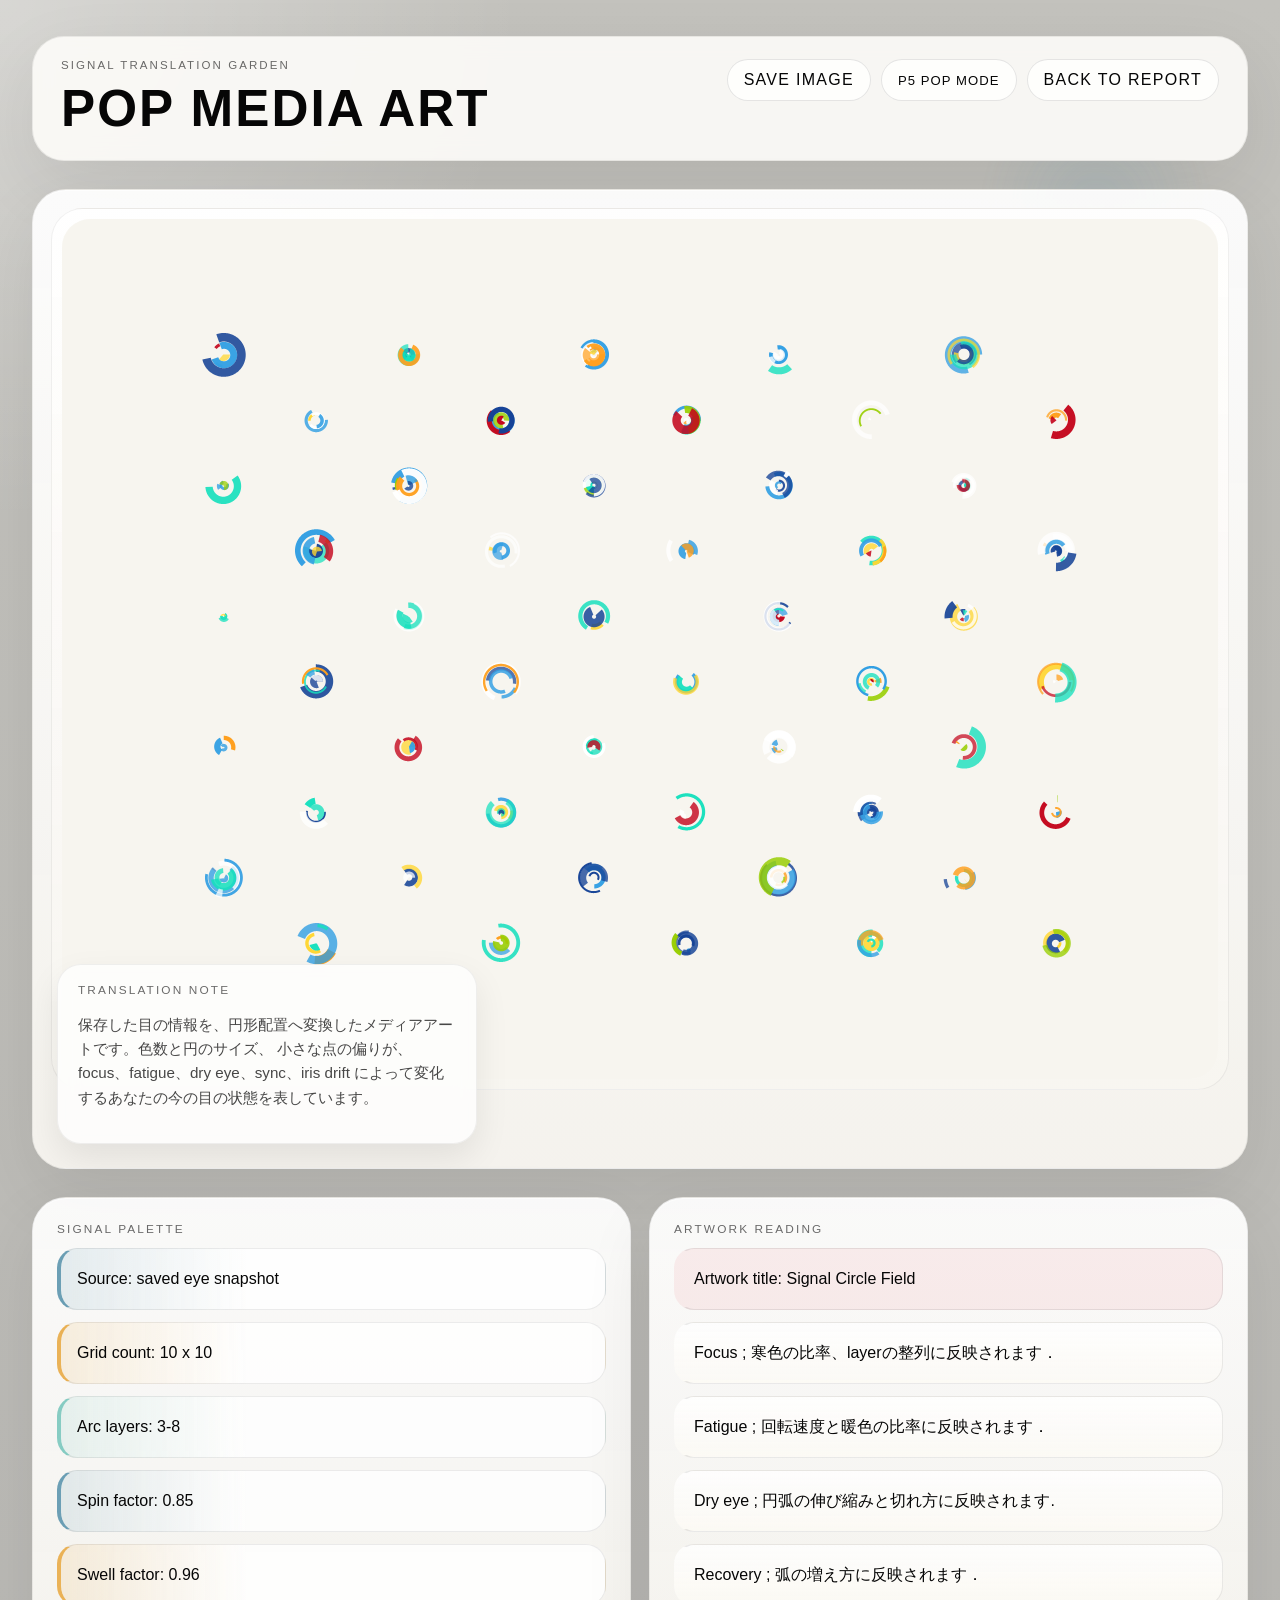
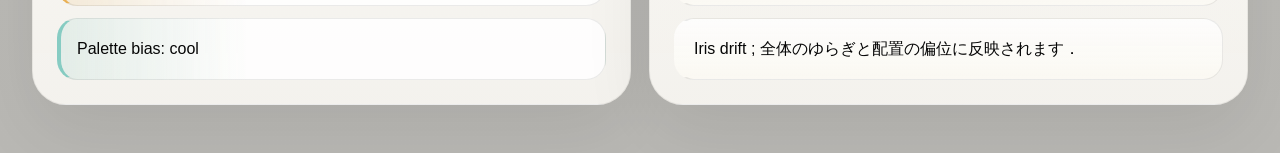
<file: art.html>
<!doctype html>
<html lang="ja">
  <head>
    <meta charset="utf-8" />
    <meta name="viewport" content="width=device-width, initial-scale=1" />
    <title>Eye Health Pop Media Art</title>
    <link rel="stylesheet" href="./pop-styles.css" />
    <script src="./p5.min.js"></script>
    <script defer src="./pop-art.js"></script>
  </head>
  <body class="pop-body">
    <div class="app-shell pop-shell">
      <header class="topbar pop-topbar">
        <div>
          <p class="eyebrow">Signal Translation Garden</p>
          <h1>POP MEDIA ART</h1>
        </div>
        <div class="topbar-meta">
          <button id="saveArtButton" class="launch-button report-button">Save Image</button>
          <span class="status-pill status-idle">P5 POP MODE</span>
          <a class="launch-button report-button" href="./report.html">Back To Report</a>
        </div>
      </header>

      <main class="art-layout polished-art-layout future-art-layout">
        <section class="art-stage card pop-art-stage polished-panel polished-art-stage future-art-main">
          <div class="art-canvas-shell">
            <div id="artCanvasMount"></div>
          </div>
          <div class="art-overlay-copy polished-art-copy">
            <div class="card-label">Translation Note</div>
            <p class="summary-text">
              保存した目の情報を、円形配置へ変換したメディアアートです。色数と円のサイズ、
              小さな点の偏りが、focus、fatigue、dry eye、sync、iris drift によって変化するあなたの今の目の状態を表しています。
            </p>
          </div>
        </section>

        <section class="art-panels polished-art-panels">
          <section class="card polished-panel future-panel">
            <div class="card-label">Signal Palette</div>
            <div id="artSignalList" class="forecast-list"></div>
          </section>
          <section class="card polished-panel future-panel">
            <div class="card-label">Artwork Reading</div>
            <div id="artReadingList" class="forecast-list"></div>
          </section>
        </section>
      </main>
    </div>
  </body>
</html>
</file>
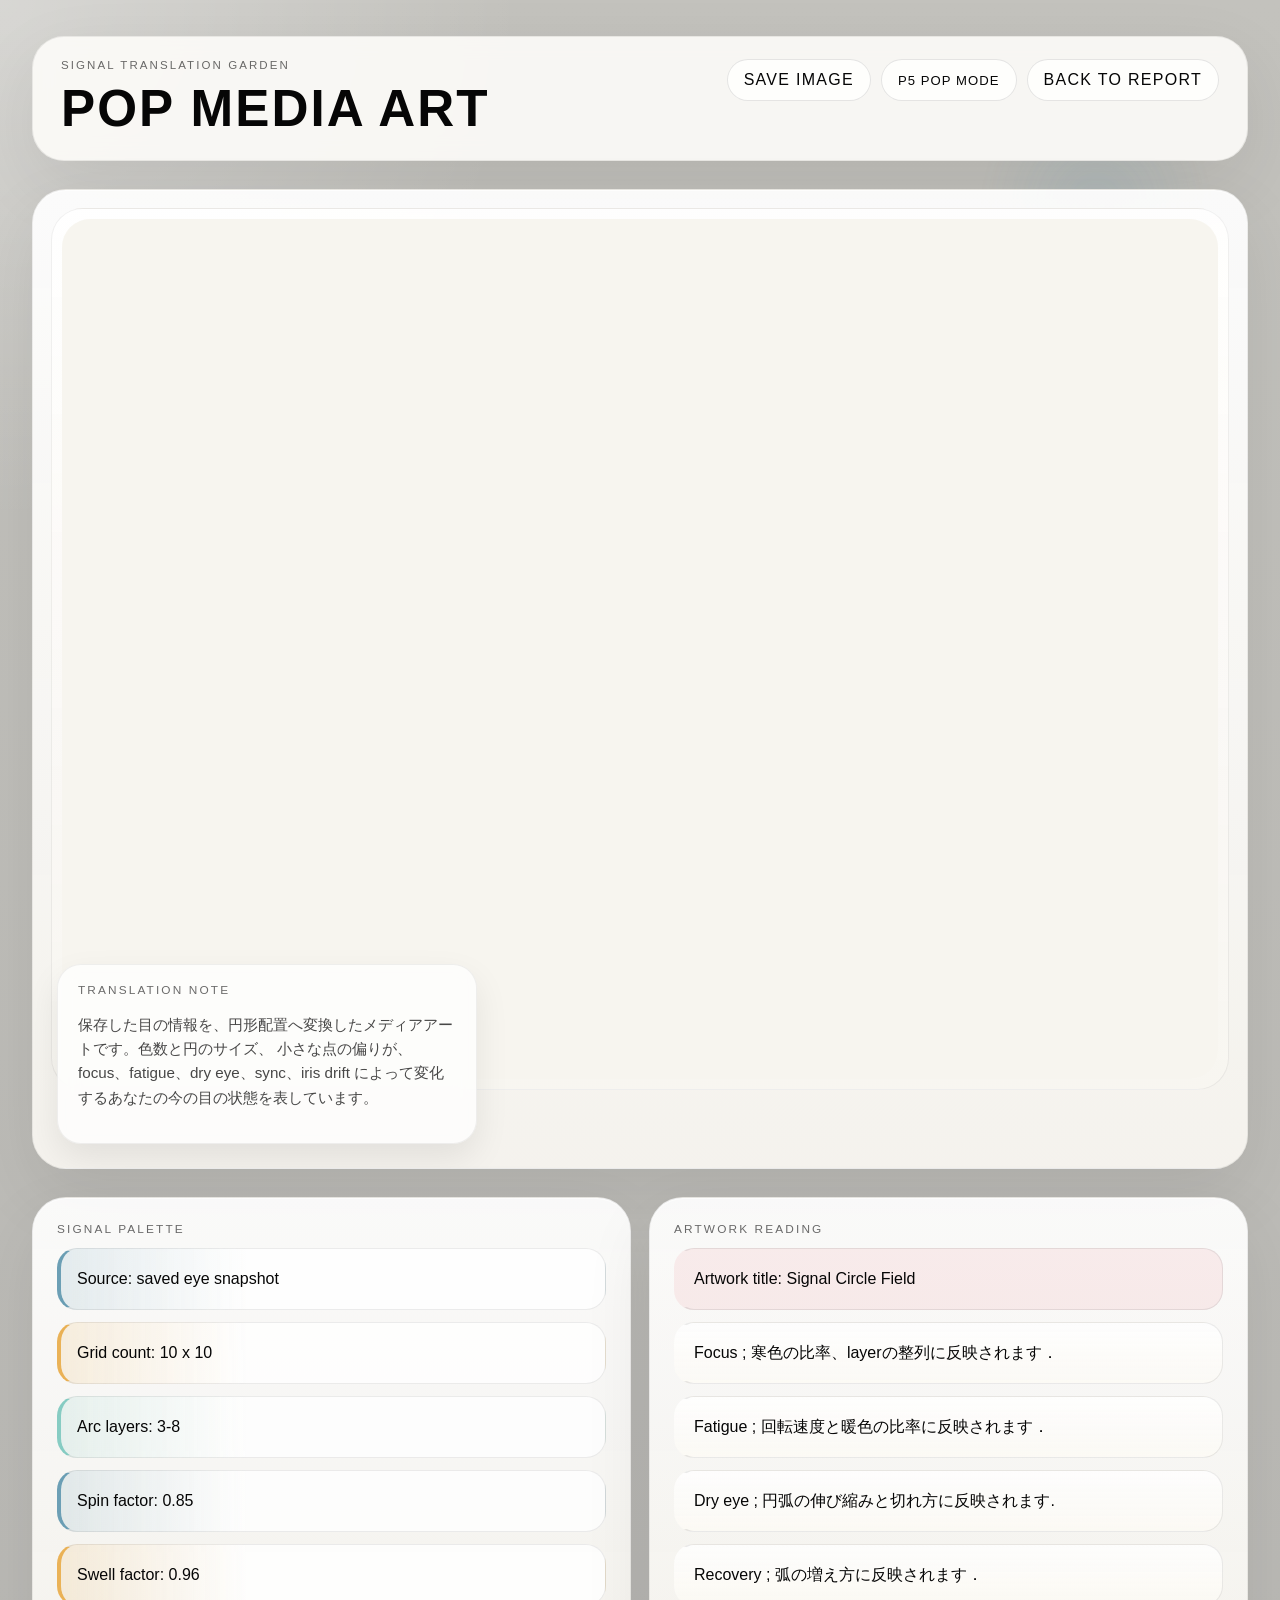
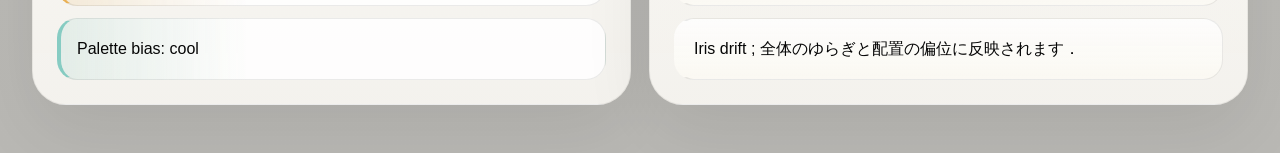
<file: pop-art.html>
<!doctype html>
<html lang="ja">
  <head>
    <meta charset="utf-8" />
    <meta http-equiv="refresh" content="0; url=./art.html" />
    <title>Redirecting…</title>
  </head>
  <body>
    <a href="./art.html">art.html へ移動</a>
  </body>
</html>
</file>
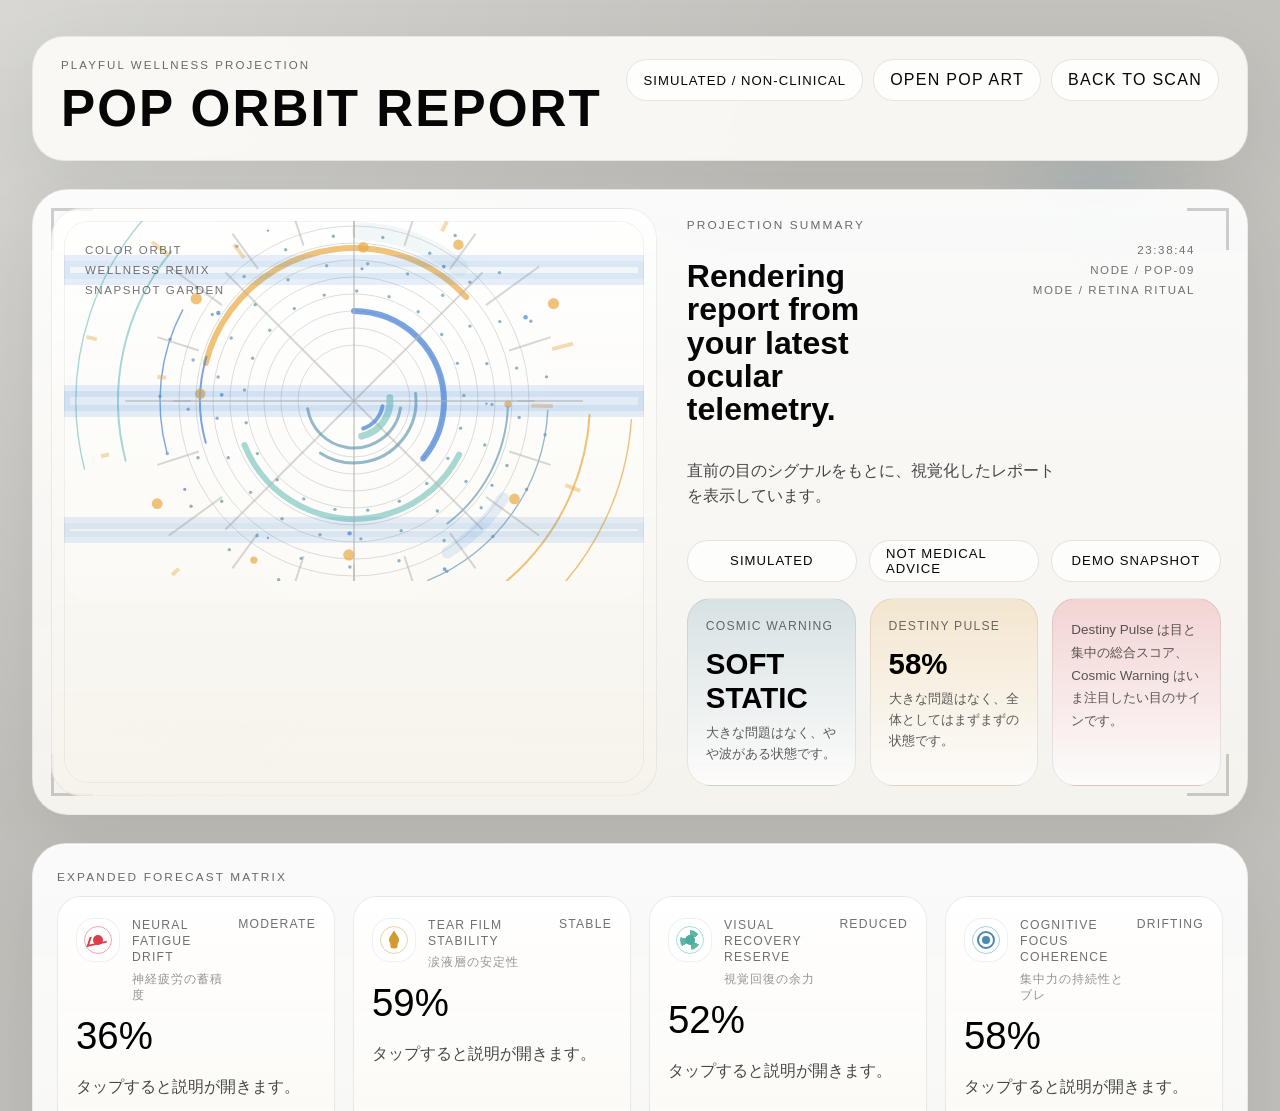
<file: pop-report.html>
<!doctype html>
<html lang="ja">
  <head>
    <meta charset="utf-8" />
    <meta http-equiv="refresh" content="0; url=./report.html" />
    <title>Redirecting…</title>
  </head>
  <body>
    <a href="./report.html">report.html へ移動</a>
  </body>
</html>
</file>
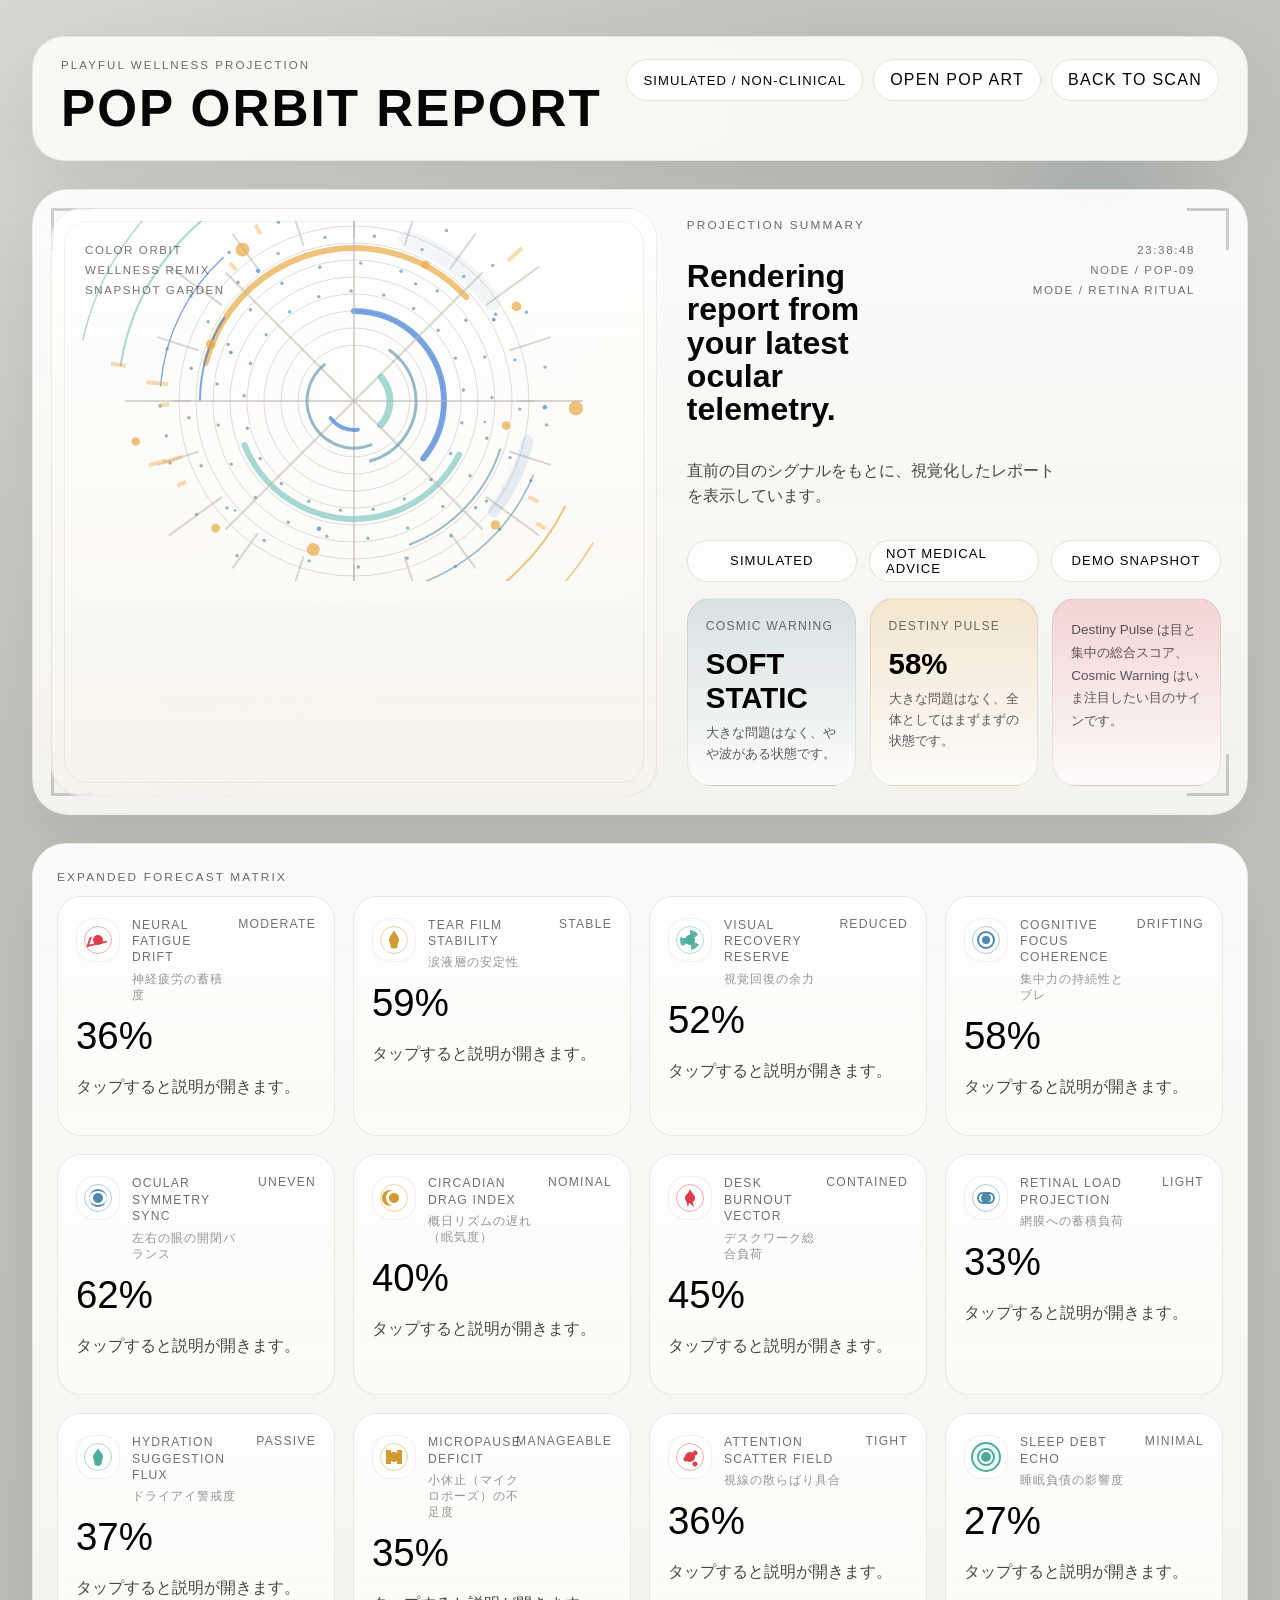
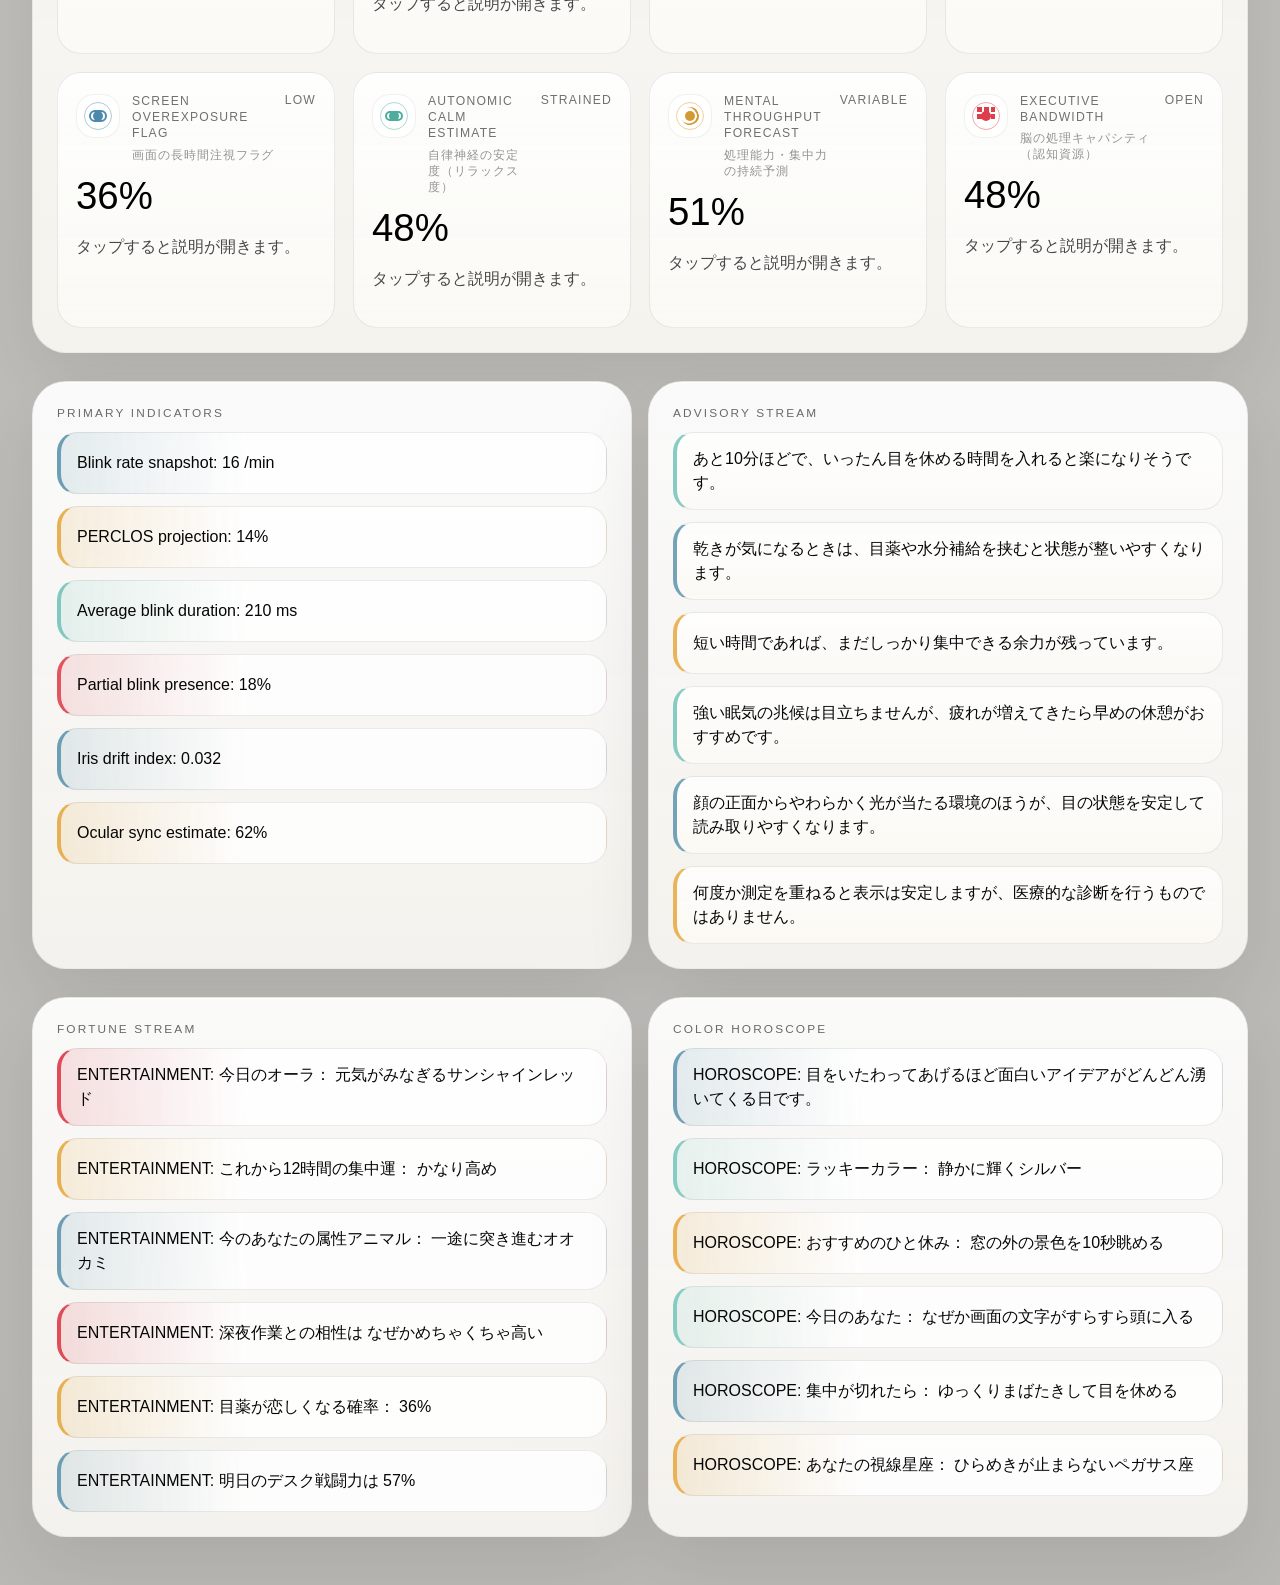
<file: report.html>
<!doctype html>
<html lang="ja">
  <head>
    <meta charset="utf-8" />
    <meta name="viewport" content="width=device-width, initial-scale=1" />
    <title>Eye Health Pop Report</title>
    <link rel="stylesheet" href="./pop-styles.css" />
    <script src="./p5.min.js"></script>
    <script defer src="./report.js?v=matrix-inline-25"></script>
  </head>
  <body class="pop-body">
    <div class="app-shell pop-shell">
      <header class="topbar pop-topbar">
        <div>
          <p class="eyebrow">Playful Wellness Projection</p>
          <h1>POP ORBIT REPORT</h1>
        </div>
        <div class="topbar-meta">
          <span class="status-pill status-idle">SIMULATED / NON-CLINICAL</span>
          <a class="launch-button report-button" href="./art.html">Open Pop Art</a>
          <a class="launch-button report-button" href="./index.html">Back To Scan</a>
        </div>
      </header>

      <main class="report-layout polished-report-layout future-report-layout">
        <section class="report-hero card pop-report-hero future-report-hero">
          <div class="report-hero-frame">
            <span class="corner corner-tl"></span>
            <span class="corner corner-tr"></span>
            <span class="corner corner-bl"></span>
            <span class="corner corner-br"></span>
            <div class="report-glyph report-glyph-left">
              <span>COLOR ORBIT</span>
              <span>WELLNESS REMIX</span>
              <span>SNAPSHOT GARDEN</span>
            </div>
            <div class="report-glyph report-glyph-right">
              <span id="reportClock">--:--:--</span>
              <span>NODE / POP-09</span>
              <span id="fortuneMode">MODE / ENTERTAINMENT</span>
            </div>
          </div>
          <div class="report-visual-shell">
            <div id="reportHud"></div>
          </div>
          <div class="report-hero-copy polished-hero-copy">
            <div class="card-label">Projection Summary</div>
            <h2 id="heroHeadline">Colorful wellness profile ready</h2>
            <p id="heroSummary" class="summary-text">
              直前の目トラッキング結果をベースに、ポップな円形モジュール付きの模擬レポートを表示しています。
            </p>
            <div class="hero-flags">
              <span class="chip">SIMULATED</span>
              <span class="chip">NOT MEDICAL ADVICE</span>
              <span class="chip" id="capturedAtChip">NO SNAPSHOT</span>
            </div>
            <div class="fortune-banner">
              <div class="fortune-badge pop-tone-blue">
                <span class="fortune-label">Cosmic Warning</span>
                <strong id="cosmicWarningValue">LOW</strong>
                <p class="fortune-note" id="cosmicWarningNote"></p>
              </div>
              <div class="fortune-badge pop-tone-yellow">
                <span class="fortune-label">Destiny Pulse</span>
                <strong id="destinyPulseValue">72%</strong>
                <p class="fortune-note" id="destinyPulseNote"></p>
              </div>
              <div class="fortune-badge pop-tone-red">
                <p class="fortune-note fortune-explainer" id="auraTierValue"></p>
              </div>
            </div>
          </div>
        </section>

        <section class="card report-grid-card polished-panel polished-matrix future-panel">
          <div class="card-label">Expanded Forecast Matrix</div>
          <div id="reportGrid" class="report-grid"></div>
        </section>

        <section class="report-bottom-grid polished-stack">
          <section class="card polished-panel future-panel">
            <div class="card-label">Primary Indicators</div>
            <div id="indicatorList" class="forecast-list"></div>
          </section>
          <section class="card polished-panel future-panel">
            <div class="card-label">Advisory Stream</div>
            <div id="advisoryList" class="forecast-list"></div>
          </section>
        </section>

        <section class="report-bottom-grid polished-stack">
          <section class="card polished-panel future-panel">
            <div class="card-label">Fortune Stream</div>
            <div id="fortuneStream" class="forecast-list"></div>
          </section>
          <section class="card polished-panel future-panel">
            <div class="card-label">Color Horoscope</div>
            <div id="horoscopeList" class="forecast-list"></div>
          </section>
        </section>
      </main>

      <div id="matrixDetailModal" class="matrix-modal" aria-hidden="true">
        <div id="matrixModalBackdrop" class="matrix-modal-backdrop"></div>
        <section class="matrix-modal-panel" role="dialog" aria-modal="true" aria-labelledby="matrixModalTitle">
          <div class="matrix-modal-head">
            <div>
              <div class="card-label">Matrix Detail</div>
              <h2 id="matrixModalTitle">Neural Fatigue Drift</h2>
            </div>
            <button id="matrixModalClose" class="matrix-close-button" type="button" aria-label="close">Close</button>
          </div>
          <div class="matrix-modal-body">
            <div class="matrix-copy-block">
              <span class="matrix-copy-label">直訳</span>
              <p id="matrixModalLiteral" class="summary-text"></p>
            </div>
            <div class="matrix-copy-block">
              <span class="matrix-copy-label">解説</span>
              <p id="matrixModalDescription" class="summary-text"></p>
            </div>
          </div>
        </section>
      </div>
    </div>
  </body>
</html>
</file>
<file: pop-styles.css>
:root {
  --page: #b9b8b4;
  --sheet: #f7f5ef;
  --sheet-strong: #fcfbf8;
  --ink: #060606;
  --red: #de3d4a;
  --yellow: #e8aa45;
  --blue: #5d95ad;
  --mint: #7bc7bd;
  --line: rgba(0, 0, 0, 0.12);
  --muted: rgba(0, 0, 0, 0.58);
}

* {
  box-sizing: border-box;
}

html,
body {
  margin: 0;
  min-height: 100%;
}

body.pop-body {
  background:
    radial-gradient(circle at top left, rgba(255, 255, 255, 0.35), transparent 24%),
    linear-gradient(180deg, #c3c2bd 0%, var(--page) 100%);
  color: var(--ink);
  font-family: "Avenir Next", "Helvetica Neue", "Hiragino Kaku Gothic ProN", sans-serif;
}

.app-shell {
  max-width: 1440px;
  margin: 0 auto;
  padding: 36px 32px 48px;
}

.topbar {
  display: flex;
  justify-content: space-between;
  gap: 18px;
  align-items: center;
  padding: 22px 28px;
  margin-bottom: 28px;
  border-radius: 32px;
  background: rgba(252, 251, 248, 0.92);
  border: 1px solid rgba(0, 0, 0, 0.07);
  box-shadow: 0 24px 70px rgba(0, 0, 0, 0.08);
  backdrop-filter: blur(10px);
}

.eyebrow {
  margin: 0 0 8px;
  color: var(--muted);
  letter-spacing: 0.18em;
  text-transform: uppercase;
  font-size: 0.72rem;
}

h1,
h2 {
  margin: 0;
  font-weight: 700;
}

h1 {
  font-size: clamp(2rem, 4vw, 3.5rem);
  letter-spacing: 0.04em;
}

h2 {
  font-size: clamp(1.4rem, 2.6vw, 2.2rem);
  line-height: 1.15;
}

.topbar-meta,
.hero-chip-row,
.stage-instructions,
.hero-flags {
  display: flex;
  gap: 10px;
  flex-wrap: wrap;
}

.status-pill,
.launch-button,
.chip {
  display: inline-flex;
  align-items: center;
  justify-content: center;
  min-height: 42px;
  padding: 0 16px;
  border-radius: 999px;
  border: 1px solid rgba(0, 0, 0, 0.1);
  background: rgba(255, 255, 255, 0.82);
  color: var(--ink);
  font-size: 0.82rem;
  letter-spacing: 0.08em;
  text-transform: uppercase;
}

.launch-button {
  cursor: pointer;
  font: inherit;
  text-decoration: none;
}

.layout,
.report-layout,
.art-layout {
  display: grid;
  gap: 24px;
}

.layout {
  grid-template-columns: minmax(0, 1.24fr) minmax(320px, 0.76fr);
}

.stage-panel,
.side-panel,
.report-layout,
.art-layout {
  display: grid;
  gap: 22px;
}

.card,
.stage-frame {
  position: relative;
  overflow: hidden;
  border-radius: 36px;
  background:
    linear-gradient(180deg, rgba(255, 255, 255, 0.78), rgba(255, 255, 255, 0.54)),
    var(--sheet);
  border: 1px solid rgba(0, 0, 0, 0.07);
  box-shadow: 0 20px 60px rgba(0, 0, 0, 0.08);
}

.card {
  padding: 24px;
}

.card-label {
  margin-bottom: 12px;
  color: var(--muted);
  font-size: 0.74rem;
  text-transform: uppercase;
  letter-spacing: 0.18em;
}

.summary-text,
.card-copy,
.metric-text,
.report-card-note {
  color: rgba(0, 0, 0, 0.72);
  line-height: 1.6;
}

#summaryText {
  min-height: 3.6em;
}

.pop-intro-card,
.report-hero {
  display: grid;
  grid-template-columns: minmax(320px, 1.15fr) minmax(320px, 0.85fr);
  gap: 24px;
  align-items: stretch;
}

.pop-dot-cluster,
.hero-orbit-cluster {
  position: relative;
  min-height: 170px;
}

.pd,
.orbit-dot {
  position: absolute;
  border-radius: 50%;
}

.pd.red,
.orbit-red {
  background: var(--red);
}

.pd.black,
.orbit-black {
  background: #000;
}

.pd.blue,
.orbit-blue {
  background: var(--blue);
}

.pd.yellow,
.orbit-yellow {
  background: var(--yellow);
}

.pd.mint,
.orbit-mint {
  background: var(--mint);
}

.lg { width: 84px; height: 84px; }
.md { width: 58px; height: 58px; }
.sm { width: 24px; height: 24px; }
.xs { width: 12px; height: 12px; }

.pd:nth-child(1) { left: 12%; top: 18%; }
.pd:nth-child(2) { left: 40%; top: 8%; }
.pd:nth-child(3) { right: 18%; top: 22%; }
.pd:nth-child(4) { left: 24%; bottom: 12%; }
.pd:nth-child(5) { right: 14%; bottom: 6%; }
.pd:nth-child(6) { left: 62%; top: 14%; }
.pd:nth-child(7) { right: 28%; bottom: 26%; }

.stage-frame {
  min-height: 680px;
  padding: 18px;
  background:
    radial-gradient(circle at top right, rgba(93, 149, 173, 0.16), transparent 26%),
    var(--sheet);
}

.pop-stage-frame {
  min-height: 680px;
}

#video,
#visionCanvas,
#hudOverlay {
  position: absolute;
  inset: 18px;
  width: calc(100% - 36px);
  height: calc(100% - 36px);
  border-radius: 28px;
}

#video {
  object-fit: cover;
  transform: scaleX(-1);
  background: #ddd;
}

.stage-vignette,
.pop-stage-vignette {
  position: absolute;
  inset: 18px;
  border-radius: 28px;
  pointer-events: none;
  background: radial-gradient(circle, transparent 48%, rgba(0, 0, 0, 0.12) 100%);
}

.frame-corners,
.report-hero-frame {
  position: absolute;
  inset: 18px;
  pointer-events: none;
}

.corner {
  position: absolute;
  width: 42px;
  height: 42px;
  border-color: rgba(0, 0, 0, 0.18);
  border-style: solid;
}

.corner-tl { left: 0; top: 0; border-width: 3px 0 0 3px; }
.corner-tr { right: 0; top: 0; border-width: 3px 3px 0 0; }
.corner-bl { left: 0; bottom: 0; border-width: 0 0 3px 3px; }
.corner-br { right: 0; bottom: 0; border-width: 0 3px 3px 0; }

.stage-glyph,
.bottom-tape,
.center-caption,
.report-glyph {
  position: absolute;
  z-index: 2;
  color: rgba(0, 0, 0, 0.55);
  font-size: 0.72rem;
  letter-spacing: 0.14em;
  text-transform: uppercase;
}

.stage-glyph-left,
.report-glyph-left { left: 34px; top: 36px; display: grid; gap: 8px; }
.stage-glyph-right,
.report-glyph-right { right: 34px; top: 36px; display: grid; gap: 8px; text-align: right; }

.center-caption {
  left: 50%;
  bottom: 34px;
  transform: translateX(-50%);
}

.bottom-tape {
  display: flex;
  gap: 22px;
  left: 36px;
  bottom: 18px;
}

.console-grid,
.metric-grid,
.report-bottom-grid,
.report-grid,
.art-panels {
  display: grid;
  gap: 16px;
}

.console-grid {
  grid-template-columns: repeat(4, minmax(0, 1fr));
}

.metric-grid,
.report-bottom-grid,
.art-panels {
  grid-template-columns: repeat(2, minmax(0, 1fr));
}

.report-grid {
  grid-template-columns: repeat(4, minmax(0, 1fr));
}

.polished-report-layout,
.polished-art-layout {
  gap: 26px;
}

.polished-panel {
  border-radius: 34px;
  background:
    radial-gradient(circle at top right, rgba(93, 149, 173, 0.08), transparent 28%),
    rgba(252, 251, 248, 0.96);
}

.polished-hero-copy {
  padding: 6px 2px 6px 2px;
  display: grid;
  align-content: center;
  gap: 14px;
}

.polished-stack {
  align-items: stretch;
}

.polished-matrix {
  padding-top: 26px;
}

.console-box,
.metric,
.fortune-badge,
.report-card,
.forecast-row {
  border-radius: 24px;
  border: 1px solid rgba(0, 0, 0, 0.08);
  background: rgba(255, 255, 255, 0.7);
}

.console-box,
.metric,
.fortune-badge,
.report-card {
  padding: 18px;
}

.matrix-card {
  cursor: pointer;
  position: relative;
  text-align: left;
  transition:
    transform 180ms ease,
    box-shadow 180ms ease,
    border-color 180ms ease;
}

.matrix-card:hover,
.matrix-card:focus-visible {
  transform: translateY(-3px);
  box-shadow: 0 16px 34px rgba(0, 0, 0, 0.12);
  border-color: rgba(93, 149, 173, 0.45);
  outline: none;
}

.matrix-card:focus-visible {
  outline: 2px solid rgba(93, 149, 173, 0.75);
  outline-offset: 2px;
}

.matrix-card.is-open {
  box-shadow: 0 20px 40px rgba(0, 0, 0, 0.12);
  border-color: rgba(93, 149, 173, 0.42);
}

.console-key,
.metric-title,
.fortune-label,
.report-card-title,
.report-card-state {
  display: block;
  font-size: 0.76rem;
  letter-spacing: 0.1em;
  text-transform: uppercase;
  color: rgba(0, 0, 0, 0.56);
}

.fortune-desc {
  display: block;
  margin-top: 4px;
  font-size: 0.78rem;
  line-height: 1.4;
  color: rgba(0, 0, 0, 0.48);
}

.fortune-badge strong {
  display: block;
  margin-top: 10px;
  font-size: clamp(1.2rem, 2.5vw, 1.8rem);
  color: #000;
}

.fortune-note {
  margin: 8px 0 0;
  font-size: 0.82rem;
  line-height: 1.55;
  color: rgba(0, 0, 0, 0.64);
}

.fortune-explainer {
  margin-top: 0;
  font-size: 0.86rem;
  line-height: 1.7;
}

.fortune-banner .fortune-badge {
  min-height: 148px;
  display: flex;
  flex-direction: column;
  justify-content: flex-start;
}

.fortune-banner .fortune-badge.pop-tone-red {
  background: linear-gradient(180deg, rgba(222, 61, 74, 0.18), rgba(255, 255, 255, 0.72));
}

.fortune-banner .fortune-badge.pop-tone-yellow {
  background: linear-gradient(180deg, rgba(232, 170, 69, 0.2), rgba(255, 255, 255, 0.72));
}

.fortune-banner .fortune-badge.pop-tone-blue {
  background: linear-gradient(180deg, rgba(93, 149, 173, 0.2), rgba(255, 255, 255, 0.72));
}

.console-box strong,
.metric-value,
.report-card-value {
  display: block;
  margin-top: 10px;
  font-size: clamp(1.4rem, 3vw, 2.4rem);
  color: #000;
}

.forecast-list {
  display: grid;
  gap: 12px;
}

.forecast-row {
  padding: 14px 16px;
  line-height: 1.5;
  background: rgba(255, 255, 255, 0.76);
  border-left: 4px solid transparent;
}

.forecast-row.emphasis {
  background: rgba(222, 61, 74, 0.08);
}

#indicatorList .forecast-row:nth-child(1),
#indicatorList .forecast-row:nth-child(5) {
  border-left-color: rgba(93, 149, 173, 0.9);
  background: linear-gradient(90deg, rgba(93, 149, 173, 0.14), rgba(255, 255, 255, 0.82) 34%);
}

#indicatorList .forecast-row:nth-child(2),
#indicatorList .forecast-row:nth-child(6) {
  border-left-color: rgba(232, 170, 69, 0.92);
  background: linear-gradient(90deg, rgba(232, 170, 69, 0.15), rgba(255, 255, 255, 0.82) 34%);
}

#indicatorList .forecast-row:nth-child(3) {
  border-left-color: rgba(123, 199, 189, 0.95);
  background: linear-gradient(90deg, rgba(123, 199, 189, 0.16), rgba(255, 255, 255, 0.82) 34%);
}

#indicatorList .forecast-row:nth-child(4) {
  border-left-color: rgba(222, 61, 74, 0.88);
  background: linear-gradient(90deg, rgba(222, 61, 74, 0.12), rgba(255, 255, 255, 0.84) 34%);
}

#advisoryList .forecast-row:nth-child(1),
#advisoryList .forecast-row:nth-child(4) {
  border-left-color: rgba(123, 199, 189, 0.9);
}

#advisoryList .forecast-row:nth-child(2),
#advisoryList .forecast-row:nth-child(5) {
  border-left-color: rgba(93, 149, 173, 0.85);
}

#advisoryList .forecast-row:nth-child(3),
#advisoryList .forecast-row:nth-child(6) {
  border-left-color: rgba(232, 170, 69, 0.88);
}

#fortuneStream .forecast-row:nth-child(1),
#fortuneStream .forecast-row:nth-child(4) {
  border-left-color: rgba(222, 61, 74, 0.92);
  background: linear-gradient(90deg, rgba(222, 61, 74, 0.14), rgba(255, 255, 255, 0.84) 34%);
}

#fortuneStream .forecast-row:nth-child(2),
#fortuneStream .forecast-row:nth-child(5) {
  border-left-color: rgba(232, 170, 69, 0.92);
  background: linear-gradient(90deg, rgba(232, 170, 69, 0.16), rgba(255, 255, 255, 0.84) 34%);
}

#fortuneStream .forecast-row:nth-child(3),
#fortuneStream .forecast-row:nth-child(6) {
  border-left-color: rgba(93, 149, 173, 0.9);
  background: linear-gradient(90deg, rgba(93, 149, 173, 0.14), rgba(255, 255, 255, 0.84) 34%);
}

#horoscopeList .forecast-row:nth-child(1),
#horoscopeList .forecast-row:nth-child(5) {
  border-left-color: rgba(93, 149, 173, 0.88);
  background: linear-gradient(90deg, rgba(93, 149, 173, 0.14), rgba(255, 255, 255, 0.84) 34%);
}

#horoscopeList .forecast-row:nth-child(2),
#horoscopeList .forecast-row:nth-child(4) {
  border-left-color: rgba(123, 199, 189, 0.9);
  background: linear-gradient(90deg, rgba(123, 199, 189, 0.14), rgba(255, 255, 255, 0.84) 34%);
}

#horoscopeList .forecast-row:nth-child(3),
#horoscopeList .forecast-row:nth-child(6) {
  border-left-color: rgba(232, 170, 69, 0.9);
  background: linear-gradient(90deg, rgba(232, 170, 69, 0.15), rgba(255, 255, 255, 0.84) 34%);
}

#artSignalList .forecast-row:nth-child(1),
#artSignalList .forecast-row:nth-child(4) {
  border-left-color: rgba(93, 149, 173, 0.9);
  background: linear-gradient(90deg, rgba(93, 149, 173, 0.14), rgba(255, 255, 255, 0.84) 34%);
}

#artSignalList .forecast-row:nth-child(2),
#artSignalList .forecast-row:nth-child(5) {
  border-left-color: rgba(232, 170, 69, 0.9);
  background: linear-gradient(90deg, rgba(232, 170, 69, 0.14), rgba(255, 255, 255, 0.84) 34%);
}

#artSignalList .forecast-row:nth-child(3),
#artSignalList .forecast-row:nth-child(6) {
  border-left-color: rgba(123, 199, 189, 0.9);
  background: linear-gradient(90deg, rgba(123, 199, 189, 0.14), rgba(255, 255, 255, 0.84) 34%);
}

.telemetry-row,
.system-line {
  display: flex;
  justify-content: space-between;
  gap: 12px;
  padding: 10px 0;
  border-bottom: 1px solid rgba(0, 0, 0, 0.08);
}

.telemetry-row strong,
.system-line strong {
  color: #000;
}

.hero-flags,
.fortune-banner {
  display: grid;
  gap: 12px;
}

.hero-flags {
  grid-template-columns: repeat(3, minmax(0, 1fr));
}

.fortune-banner {
  grid-template-columns: repeat(3, minmax(0, 1fr));
  align-items: stretch;
}

#reportHud {
  min-height: 380px;
  border-radius: 28px;
  background:
    radial-gradient(circle at 50% 50%, rgba(255, 255, 255, 0.42), transparent 58%),
    rgba(255, 255, 255, 0.24);
}

.report-hero-copy {
  position: relative;
  z-index: 1;
}

.report-card-head {
  display: flex;
  justify-content: space-between;
  gap: 10px;
  align-items: flex-start;
}

.report-card-head-left {
  display: flex;
  align-items: flex-start;
  gap: 12px;
  min-width: 0;
}

.report-card-kicker {
  display: block;
  margin-top: 6px;
  font-size: 0.74rem;
  letter-spacing: 0.08em;
  text-transform: uppercase;
  color: rgba(0, 0, 0, 0.42);
}

.report-card-detail {
  display: grid;
  gap: 10px;
  max-height: 0;
  opacity: 0;
  overflow: hidden;
  transition:
    max-height 220ms ease,
    opacity 180ms ease,
    margin-top 180ms ease;
}

.matrix-card.is-open .report-card-detail {
  max-height: 420px;
  opacity: 1;
  margin-top: 14px;
}

.report-card-detail-block {
  padding: 12px 14px;
  border-radius: 16px;
  background: rgba(255, 255, 255, 0.8);
  border: 1px solid rgba(0, 0, 0, 0.06);
}

.report-card-detail-label {
  display: inline-block;
  margin-bottom: 6px;
  font-size: 0.72rem;
  font-weight: 700;
  letter-spacing: 0.14em;
  text-transform: uppercase;
  color: rgba(93, 149, 173, 0.92);
}

.report-card-detail-text {
  margin: 0;
  font-size: 0.9rem;
  line-height: 1.65;
  color: rgba(0, 0, 0, 0.72);
}

.report-card-icon,
.mini-signal-icon {
  position: relative;
  flex: 0 0 auto;
  border-radius: 18px;
  overflow: hidden;
  pointer-events: none;
}

.report-card-icon {
  width: 44px;
  height: 44px;
  margin-top: 1px;
  background: rgba(255, 255, 255, 0.86);
  border: 1px solid rgba(0, 0, 0, 0.06);
}

.mini-signal-icon {
  width: 34px;
  height: 34px;
  margin-bottom: 10px;
  background: rgba(255, 255, 255, 0.78);
  border: 1px solid rgba(0, 0, 0, 0.05);
}

.report-card-icon::before,
.report-card-icon::after,
.mini-signal-icon::before,
.mini-signal-icon::after {
  content: "";
  position: absolute;
}

.report-card-icon .icon-layer,
.mini-signal-icon .icon-layer {
  position: absolute;
  pointer-events: none;
}

.icon-ring {
  inset: 7px;
  border-radius: 50%;
  border: 1.5px solid currentColor;
  opacity: 0.45;
}

.icon-core {
  width: 10px;
  height: 10px;
  left: 50%;
  top: 50%;
  transform: translate(-50%, -50%);
  border-radius: 50%;
  background: currentColor;
}

.icon-mark {
  left: 50%;
  top: 50%;
  transform: translate(-50%, -50%);
}

.tone-red { color: #de3d4a; }
.tone-yellow { color: #d39a31; }
.tone-blue { color: #4d89ac; }
.tone-mint { color: #4cad9d; }

.icon-pulse .icon-mark {
  width: 18px;
  height: 10px;
  border-left: 2px solid currentColor;
  border-bottom: 2px solid currentColor;
  transform: translate(-50%, -50%) skewX(-30deg) rotate(-14deg);
}

.icon-tear .icon-mark,
.icon-drop .icon-mark {
  width: 13px;
  height: 18px;
  border-radius: 50% 50% 60% 60%;
  background: currentColor;
  clip-path: polygon(50% 0%, 84% 38%, 75% 100%, 25% 100%, 16% 38%);
}

.icon-focus .icon-mark {
  width: 18px;
  height: 18px;
  border-radius: 50%;
  border: 2px solid currentColor;
  box-shadow: inset 0 0 0 3px rgba(255, 255, 255, 0.92);
}

.icon-bloom .icon-mark {
  width: 20px;
  height: 20px;
  border-radius: 50%;
  background:
    radial-gradient(circle at center, currentColor 0 16%, transparent 18%),
    conic-gradient(from 0deg, currentColor 0 16%, transparent 16% 32%, currentColor 32% 48%, transparent 48% 64%, currentColor 64% 80%, transparent 80% 100%);
  opacity: 0.9;
}

.icon-sync .icon-mark {
  width: 18px;
  height: 18px;
  border-radius: 50%;
  border-top: 2px solid currentColor;
  border-bottom: 2px solid currentColor;
}

.icon-moon .icon-mark {
  width: 16px;
  height: 16px;
  border-radius: 50%;
  box-shadow: -4px 0 0 0 currentColor;
}

.icon-burn .icon-mark {
  width: 14px;
  height: 18px;
  background: currentColor;
  clip-path: polygon(50% 0%, 72% 28%, 58% 42%, 80% 100%, 44% 74%, 35% 100%, 18% 46%);
}

.icon-retina .icon-mark,
.icon-screen .icon-mark {
  width: 18px;
  height: 12px;
  border-radius: 10px;
  border: 2px solid currentColor;
}

.icon-pause .icon-mark {
  width: 16px;
  height: 14px;
  background:
    linear-gradient(90deg, currentColor 0 34%, transparent 34% 66%, currentColor 66% 100%);
}

.icon-scatter .icon-mark {
  width: 20px;
  height: 20px;
  background:
    radial-gradient(circle, currentColor 0 2px, transparent 3px) 2px 8px / 8px 8px no-repeat,
    radial-gradient(circle, currentColor 0 2px, transparent 3px) 11px 2px / 8px 8px no-repeat,
    radial-gradient(circle, currentColor 0 2px, transparent 3px) 11px 13px / 8px 8px no-repeat;
}

.icon-echo .icon-mark {
  width: 18px;
  height: 18px;
  border-radius: 50%;
  border: 2px solid currentColor;
  box-shadow:
    0 0 0 4px rgba(255, 255, 255, 0.9),
    0 0 0 6px currentColor;
}

.icon-calm .icon-mark {
  width: 18px;
  height: 10px;
  border-radius: 999px;
  border: 2px solid currentColor;
}

.icon-flow .icon-mark {
  width: 18px;
  height: 18px;
  border-radius: 50%;
  border-right: 2px solid currentColor;
  border-bottom: 2px solid currentColor;
  transform: translate(-50%, -50%) rotate(-24deg);
}

.icon-grid .icon-mark {
  width: 18px;
  height: 18px;
  background:
    linear-gradient(currentColor 0 0) 0 0 / 5px 5px no-repeat,
    linear-gradient(currentColor 0 0) 7px 0 / 5px 5px no-repeat,
    linear-gradient(currentColor 0 0) 14px 0 / 4px 5px no-repeat,
    linear-gradient(currentColor 0 0) 0 7px / 5px 5px no-repeat,
    linear-gradient(currentColor 0 0) 7px 7px / 5px 5px no-repeat,
    linear-gradient(currentColor 0 0) 14px 7px / 4px 5px no-repeat;
}

.matrix-modal {
  position: fixed;
  inset: 0;
  z-index: 50;
  display: none;
}

.matrix-modal.is-open {
  display: block;
}

.matrix-modal-backdrop {
  position: absolute;
  inset: 0;
  background: rgba(247, 245, 239, 0.72);
  backdrop-filter: blur(12px);
}

.matrix-modal-panel {
  position: relative;
  z-index: 1;
  width: min(760px, calc(100vw - 32px));
  max-height: calc(100vh - 48px);
  margin: 24px auto;
  overflow: auto;
  border: 1px solid rgba(0, 0, 0, 0.08);
  border-radius: 34px;
  background: rgba(255, 252, 247, 0.96);
  box-shadow: 0 24px 80px rgba(0, 0, 0, 0.16);
  padding: 28px 28px 30px;
}

.matrix-modal-head {
  display: flex;
  justify-content: space-between;
  align-items: flex-start;
  gap: 16px;
  margin-bottom: 18px;
}

.matrix-modal-head h2 {
  margin: 8px 0 0;
  font-size: clamp(1.45rem, 2vw, 2rem);
  line-height: 1.15;
}

.matrix-close-button {
  border: 1px solid rgba(0, 0, 0, 0.1);
  border-radius: 999px;
  background: rgba(255, 255, 255, 0.88);
  color: #111;
  padding: 10px 16px;
  font: inherit;
  cursor: pointer;
}

.matrix-modal-body {
  display: grid;
  gap: 16px;
}

.matrix-copy-block {
  border-radius: 24px;
  padding: 18px 20px;
  background: rgba(255, 255, 255, 0.68);
  border: 1px solid rgba(0, 0, 0, 0.07);
}

.matrix-copy-label {
  display: inline-block;
  margin-bottom: 10px;
  font-size: 0.78rem;
  font-weight: 700;
  letter-spacing: 0.16em;
  text-transform: uppercase;
  color: #5d95ad;
}

body.modal-open {
  overflow: hidden;
}

.art-stage {
  min-height: 920px;
}

.polished-art-stage {
  padding: 18px;
  background:
    radial-gradient(circle at top right, rgba(232, 170, 69, 0.08), transparent 26%),
    radial-gradient(circle at bottom left, rgba(93, 149, 173, 0.08), transparent 24%),
    rgba(252, 251, 248, 0.98);
}

#artCanvasMount canvas {
  width: 100%;
  height: 860px;
  display: block;
  border-radius: 28px;
}

.art-overlay-copy {
  position: absolute;
  left: 24px;
  bottom: 24px;
  max-width: 480px;
  padding: 18px 20px;
}

.polished-art-copy {
  background: rgba(255, 255, 255, 0.74);
  border-radius: 24px;
  border: 1px solid rgba(0, 0, 0, 0.06);
  box-shadow: 0 14px 34px rgba(0, 0, 0, 0.08);
  backdrop-filter: blur(10px);
}

.polished-art-panels {
  gap: 18px;
}

.pop-tone-red,
.metric.pop-tone-red,
.fortune-badge.pop-tone-red {
  background: rgba(222, 61, 74, 0.12);
}

.pop-tone-yellow,
.metric.pop-tone-yellow,
.fortune-badge.pop-tone-yellow {
  background: rgba(232, 170, 69, 0.14);
}

.pop-tone-blue,
.metric.pop-tone-blue,
.fortune-badge.pop-tone-blue {
  background: rgba(93, 149, 173, 0.14);
}

.pop-tone-mint,
.metric.pop-tone-mint {
  background: rgba(123, 199, 189, 0.14);
}

.app-shell {
  position: relative;
}

.app-shell::before,
.app-shell::after {
  content: "";
  position: fixed;
  z-index: 0;
  border-radius: 50%;
  pointer-events: none;
  filter: blur(10px);
  opacity: 0.65;
}

.app-shell::before {
  width: 240px;
  height: 240px;
  top: 82px;
  right: 5vw;
  background: radial-gradient(circle, rgba(93, 149, 173, 0.26), transparent 66%);
}

.app-shell::after {
  width: 280px;
  height: 280px;
  left: 4vw;
  bottom: 10vh;
  background: radial-gradient(circle, rgba(232, 170, 69, 0.18), transparent 68%);
}

.app-shell > * {
  position: relative;
  z-index: 1;
}

.pop-topbar {
  align-items: flex-start;
}

.future-layout {
  grid-template-columns: minmax(0, 1.34fr) minmax(320px, 0.66fr);
  align-items: start;
}

.future-sidebar {
  gap: 18px;
}

.future-panel,
.future-hero-card,
.future-stage-card,
.future-report-hero,
.future-art-main {
  background:
    linear-gradient(180deg, rgba(255, 255, 255, 0.92), rgba(250, 248, 243, 0.9));
  border: 1px solid rgba(0, 0, 0, 0.06);
  box-shadow:
    0 26px 70px rgba(0, 0, 0, 0.08),
    inset 0 1px 0 rgba(255, 255, 255, 0.7);
}

.future-hero-card {
  min-height: 214px;
  grid-template-columns: minmax(280px, 1.2fr) minmax(220px, 0.8fr);
  overflow: hidden;
}

.future-hero-card::after {
  content: "";
  position: absolute;
  inset: auto -24px -56px auto;
  width: 180px;
  height: 180px;
  border-radius: 50%;
  background: radial-gradient(circle, rgba(222, 61, 74, 0.12), transparent 62%);
}

.future-stage-card {
  padding: 22px;
  min-height: 720px;
  background:
    radial-gradient(circle at top right, rgba(93, 149, 173, 0.11), transparent 24%),
    radial-gradient(circle at bottom left, rgba(232, 170, 69, 0.08), transparent 22%),
    linear-gradient(180deg, rgba(255, 255, 255, 0.96), rgba(249, 247, 242, 0.94));
}

.future-stage-card #video,
.future-stage-card #visionCanvas,
.future-stage-card #hudOverlay,
.future-stage-card .stage-vignette,
.future-stage-card .frame-corners {
  inset: 22px;
  width: calc(100% - 44px);
  height: calc(100% - 44px);
}

.future-stage-card .frame-corners {
  width: auto;
  height: auto;
}

.future-stage-card .stage-glyph-left,
.future-stage-card .stage-glyph-right {
  top: 42px;
}

.future-stage-card .center-caption {
  bottom: 40px;
}

.future-report-layout,
.future-art-layout {
  gap: 28px;
}

.future-report-hero {
  grid-template-columns: minmax(420px, 1.05fr) minmax(360px, 0.95fr);
  padding: 18px;
}

.report-visual-shell {
  position: relative;
  border-radius: 30px;
  min-height: 100%;
  padding: 12px;
  background:
    linear-gradient(180deg, rgba(255, 255, 255, 0.78), rgba(246, 243, 236, 0.86));
  border: 1px solid rgba(0, 0, 0, 0.06);
}

.report-visual-shell::after {
  content: "";
  position: absolute;
  inset: 12px;
  border-radius: 24px;
  border: 1px solid rgba(0, 0, 0, 0.05);
  pointer-events: none;
}

.polished-hero-copy {
  padding: 10px 8px 10px 6px;
  gap: 16px;
}

.polished-hero-copy h2 {
  max-width: 12ch;
  font-size: clamp(1.7rem, 2.5vw, 2.5rem);
  line-height: 1.04;
}

.polished-hero-copy .summary-text {
  max-width: 44ch;
  font-size: 0.98rem;
}

.hero-flags .chip {
  background: rgba(255, 255, 255, 0.72);
}

.fortune-banner {
  gap: 14px;
}

.fortune-banner .fortune-badge {
  min-height: 164px;
  padding: 20px 18px;
  background:
    linear-gradient(180deg, rgba(255, 255, 255, 0.74), rgba(255, 255, 255, 0.52));
}

.fortune-badge strong {
  margin-top: 14px;
  font-size: clamp(1.3rem, 2.3vw, 1.95rem);
}

.fortune-note {
  font-size: 0.84rem;
}

.report-grid {
  gap: 18px;
}

.report-card {
  min-height: 166px;
  padding: 20px 18px;
  background:
    linear-gradient(180deg, rgba(255, 255, 255, 0.88), rgba(252, 251, 246, 0.76));
}

.report-card-title {
  line-height: 1.35;
}

.forecast-row {
  min-height: 62px;
  display: flex;
  align-items: center;
  border-radius: 20px;
  background:
    linear-gradient(180deg, rgba(255, 255, 255, 0.78), rgba(252, 250, 245, 0.74));
}

.future-art-main {
  padding: 18px;
  min-height: 980px;
}

.art-canvas-shell {
  border-radius: 32px;
  padding: 10px;
  background:
    linear-gradient(180deg, rgba(255, 255, 255, 0.82), rgba(248, 246, 241, 0.88));
  border: 1px solid rgba(0, 0, 0, 0.06);
}

.polished-art-copy {
  max-width: 420px;
}

.polished-art-copy .summary-text {
  font-size: 0.95rem;
}

@media (max-width: 1100px) {
  .layout,
  .report-hero,
  .report-bottom-grid,
  .art-panels {
    grid-template-columns: 1fr;
  }

  .report-grid {
    grid-template-columns: repeat(2, minmax(0, 1fr));
  }

  .console-grid {
    grid-template-columns: repeat(2, minmax(0, 1fr));
  }

  .future-layout,
  .future-report-hero {
    grid-template-columns: 1fr;
  }
}

@media (max-width: 720px) {
  .app-shell {
    padding: 16px;
  }

  .topbar {
    flex-direction: column;
    align-items: flex-start;
  }

  .topbar-meta {
    width: 100%;
    flex-direction: column;
    align-items: stretch;
  }

  .metric-grid,
  .report-grid,
  .console-grid,
  .hero-flags,
  .fortune-banner {
    grid-template-columns: 1fr;
  }

  .pop-intro-card,
  .future-hero-card {
    grid-template-columns: 1fr;
    min-height: auto;
    gap: 14px;
    padding: 20px 18px;
  }

  .future-hero-card .pop-dot-cluster {
    min-height: 112px;
  }

  .future-hero-card h2 {
    font-size: clamp(1.3rem, 7vw, 1.8rem);
    line-height: 1.18;
  }

  .future-stage-card {
    min-height: 560px;
    padding: 14px;
  }

  .future-stage-card #video,
  .future-stage-card #visionCanvas,
  .future-stage-card #hudOverlay,
  .future-stage-card .stage-vignette,
  .future-stage-card .frame-corners {
    inset: 14px;
    width: calc(100% - 28px);
    height: calc(100% - 28px);
  }

  .future-art-main {
    min-height: auto;
    padding: 14px;
  }

  .art-canvas-shell {
    padding: 8px;
    border-radius: 24px;
  }

  #artCanvasMount {
    min-height: 74vh;
  }

  #artCanvasMount canvas {
    height: auto;
    aspect-ratio: 9 / 14;
    min-height: 74vh;
    max-height: none;
    object-fit: contain;
    border-radius: 20px;
  }

  .polished-art-copy {
    position: static;
    margin-top: 18px;
    max-width: none;
    padding: 16px;
  }

  .polished-art-panels {
    grid-template-columns: 1fr;
  }

  .art-overlay-copy {
    left: auto;
    bottom: auto;
  }

  .stage-glyph,
  .report-glyph,
  .bottom-tape,
  .center-caption {
    display: none;
  }
}
</file>
